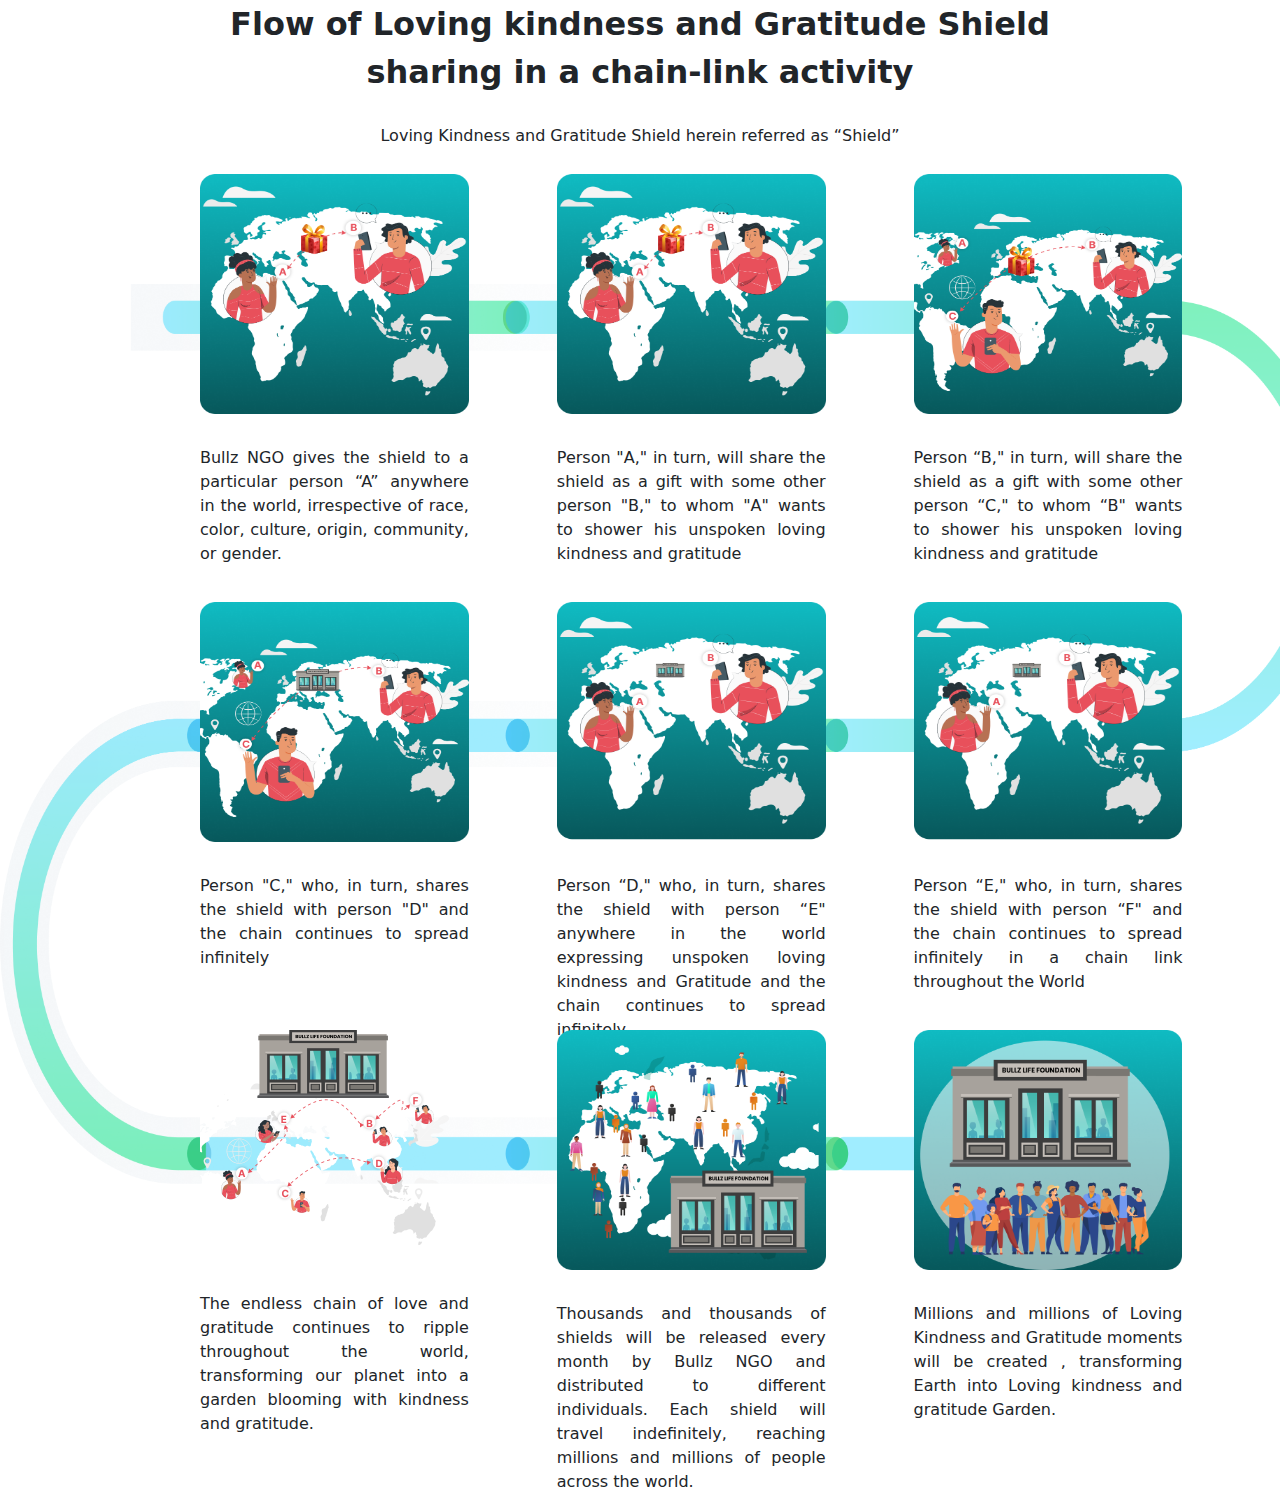
<file: index.html>
<!DOCTYPE html>
<html lang="en">

<head>
    <meta charset="UTF-8">
    <meta name="viewport" content="width=device-width, initial-scale=1.0">
    <title>Document</title>
    <link rel="stylesheet" href="./style.css">
    <link href="https://cdn.jsdelivr.net/npm/bootstrap@5.3.3/dist/css/bootstrap.min.css" rel="stylesheet"
        integrity="sha384-QWTKZyjpPEjISv5WaRU9OFeRpok6YctnYmDr5pNlyT2bRjXh0JMhjY6hW+ALEwIH" crossorigin="anonymous">
    <script src="https://cdn.jsdelivr.net/npm/bootstrap@5.3.3/dist/js/bootstrap.bundle.min.js"
        integrity="sha384-YvpcrYf0tY3lHB60NNkmXc5s9fDVZLESaAA55NDzOxhy9GkcIdslK1eN7N6jIeHz" crossorigin="anonymous">
    </script>
</head>

<body>
    <div class="lvk ">
        <div class="text container">
            <h2 class="head container">
                Flow of Loving kindness and Gratitude Shield sharing in a chain-link activity
            </h2>
            <p class="para container">Loving Kindness and Gratitude Shield herein referred as “Shield”</p>
        </div>
        <div class="road">
            <div class="main">
                <img src="./Assets/Groups.png" alt="groups">
            </div>
            <div class="fixed-images">
                <!-- <img src="./Assets/Arrow.png" alt="arrow"> -->
                <div class="row">
                    <div class="part-image">
                        <img src="./Assets/Group 461.png" alt="1st">
                        <p>Bullz NGO gives the shield to a particular person “A” anywhere in the world, irrespective of
                            race, color, culture, origin, community, or gender.</p>
                    </div>
                    <div class="part-image">
                        <img src="./Assets/Group 461.png" alt="2nd">
                        <p>Person "A," in turn, will share the shield as a gift with some other person "B," to whom "A"
                            wants to shower his unspoken loving kindness and gratitude</p>
                    </div>
                    <div class="part-image">
                        <img src="/Assets/Group 459.png" alt="3rd">
                        <p>Person “B," in turn, will share the shield as a gift with some other person “C," to whom “B"
                            wants to shower his unspoken loving kindness and gratitude</p>
                    </div>
                </div>
                <div class="row">
                    <div class="part-image">
                        <img src="./Assets/Group 843.png" alt="4th">
                        <p>Person "C," who, in turn, shares the shield with person "D" and the chain continues to spread
                            infinitely</p>
                    </div>
                    <div class="part-image">
                        <img src="./Assets/Group 839.png" alt="5th">
                        <p>Person “D," who, in turn, shares the shield with person “E" anywhere in the world expressing
                            unspoken loving kindness and Gratitude and the chain continues to spread infinitely</p>
                    </div>
                    <div class="part-image">
                        <img src="./Assets/Group 839.png" alt="6th">
                        <p>Person “E," who, in turn, shares the shield with person “F" and the chain continues to spread
                            infinitely in a chain link throughout the World</p>
                    </div>
                </div>
                <div class="row">
                    <div class="part-image">
                        <img src="./Assets/Group 457.png" alt="7th">
                        <p>The endless chain of love and gratitude continues to ripple throughout the world,
                            transforming
                            our planet into a garden blooming with kindness and gratitude.</p>
                    </div>
                    <div class="part-image">
                        <img src="./Assets/Group 464.png" alt="8th">
                        <p>Thousands and thousands of shields will be released every month by Bullz NGO and distributed
                            to
                            different individuals. Each shield will travel indefinitely, reaching millions and millions
                            of
                            people across the world.</p>
                    </div>
                    <div class="part-image">
                        <img src="./Assets/Group 838.png" alt="10th">
                        <p>Millions and millions of Loving Kindness and Gratitude moments will be created , transforming
                            Earth into Loving kindness and gratitude Garden.</p>
                    </div>
                </div>



                <!-- <img src="./Assets/Arrow.png" alt="arrow"> -->
            </div>
        </div>
    </div>

</body>

</html>
</file>
<file: style.css>
@import url("https://fonts.googleapis.com/css2?family=Inter:wght@100..900&display=swap");
body {
  margin: 0;
  padding: 0;
  box-sizing: border-box;
  font-family: "Inter", sans-serif;
}
.lvk .road .main {
  padding-top: 100px;
}
.lvk .road .main img {
  max-height: 900px;
}
.lvk .text {
  display: flex;
  flex-direction: column;
  justify-content: space-between;
  text-align: center;
  line-height: 4rem;
  width: 70%;
  max-width: 100%;
}
.lvk .text .head {
  max-height: 144px;
  line-height: 3rem;
  font-weight: 600;
}
.lvk .road {
  position: relative;
}
.lvk .road .fixed-images {
  display: flex;
  flex-wrap: wrap;
  gap: 8rem;
  position: absolute;
  top: -10px;
  left: 200px;
}
.lvk .road .fixed-images .row .part-image {
  max-height: 300px;
  max-width: 18.3em;
  display: flex;
  flex-direction: column;
  gap: 2rem;
  text-align: justify;
  font-weight: 500;
}
.lvk .road .fixed-images .row {
  display: flex;
  gap: 4rem;
}
.lvk .road .fixed-images .row .part-image img {
  max-height: 15em;
}

.first-image {
  width: 11em;
}
</file>
